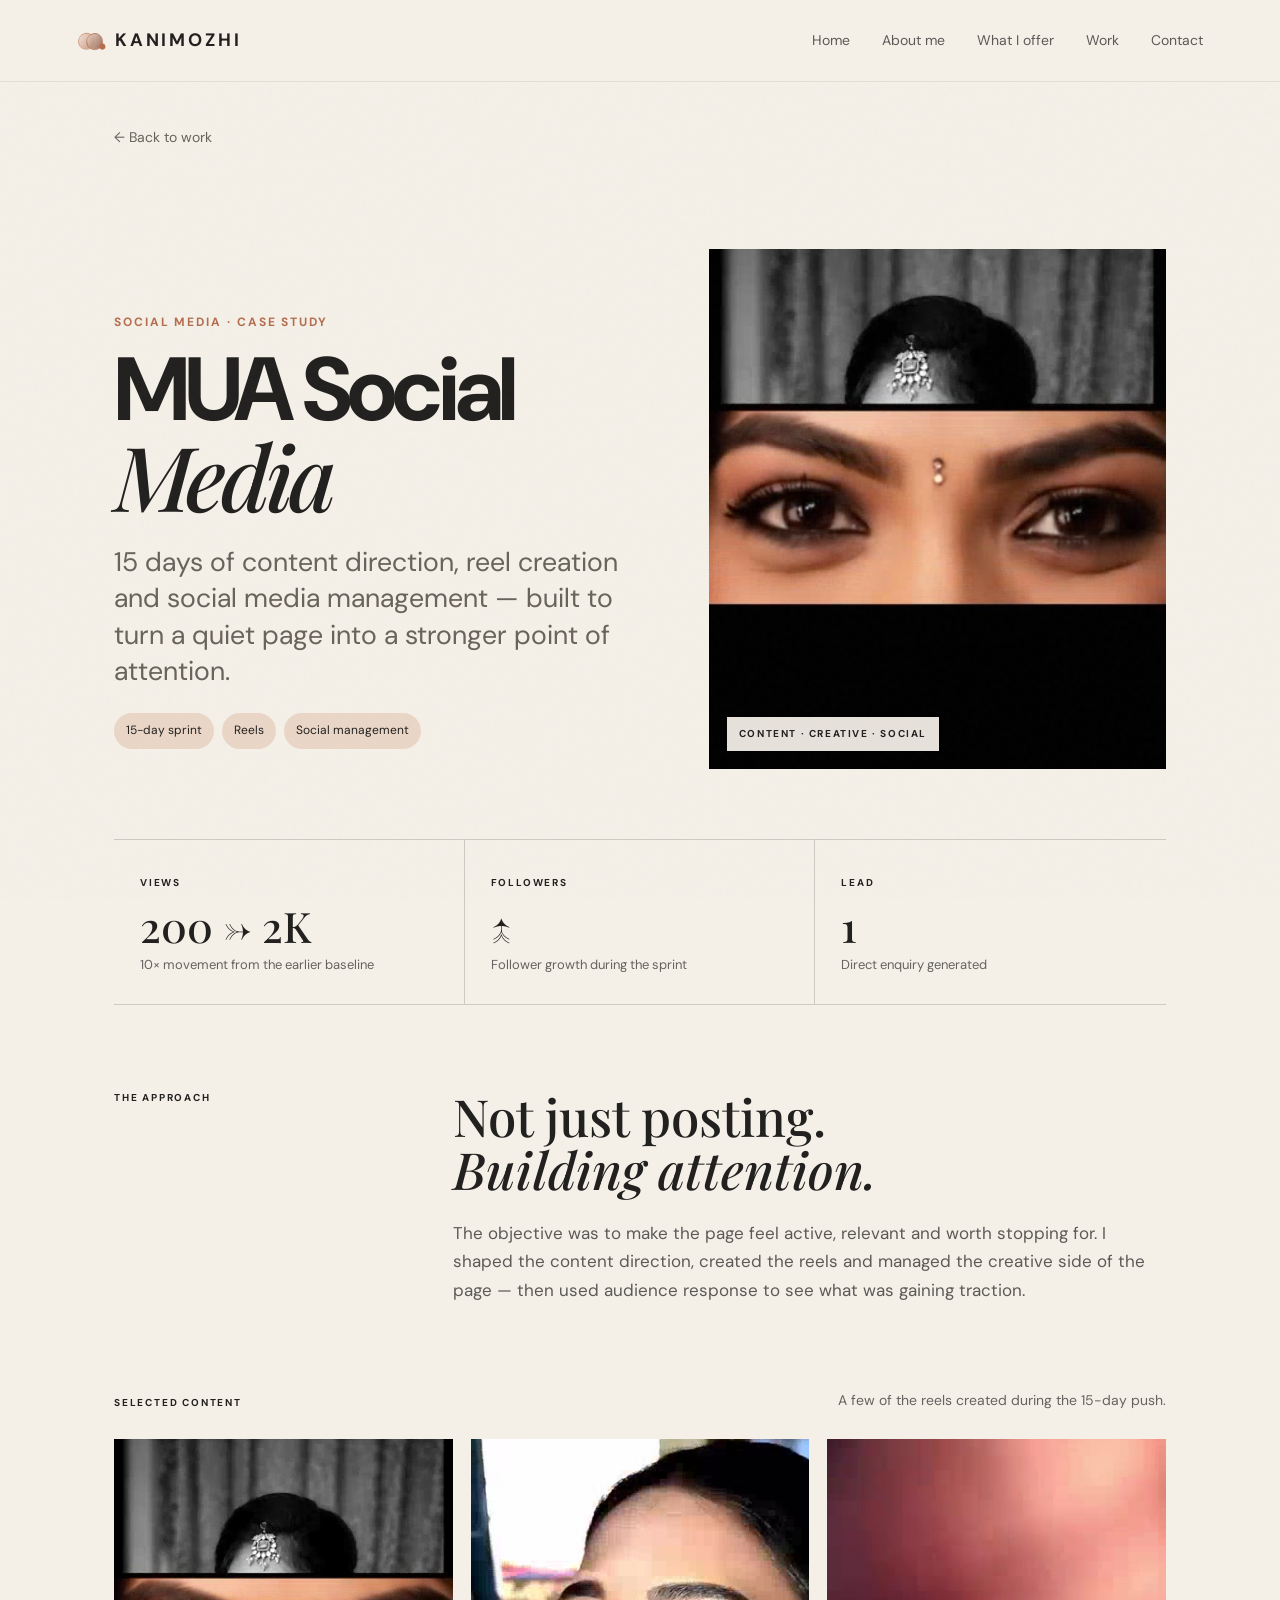
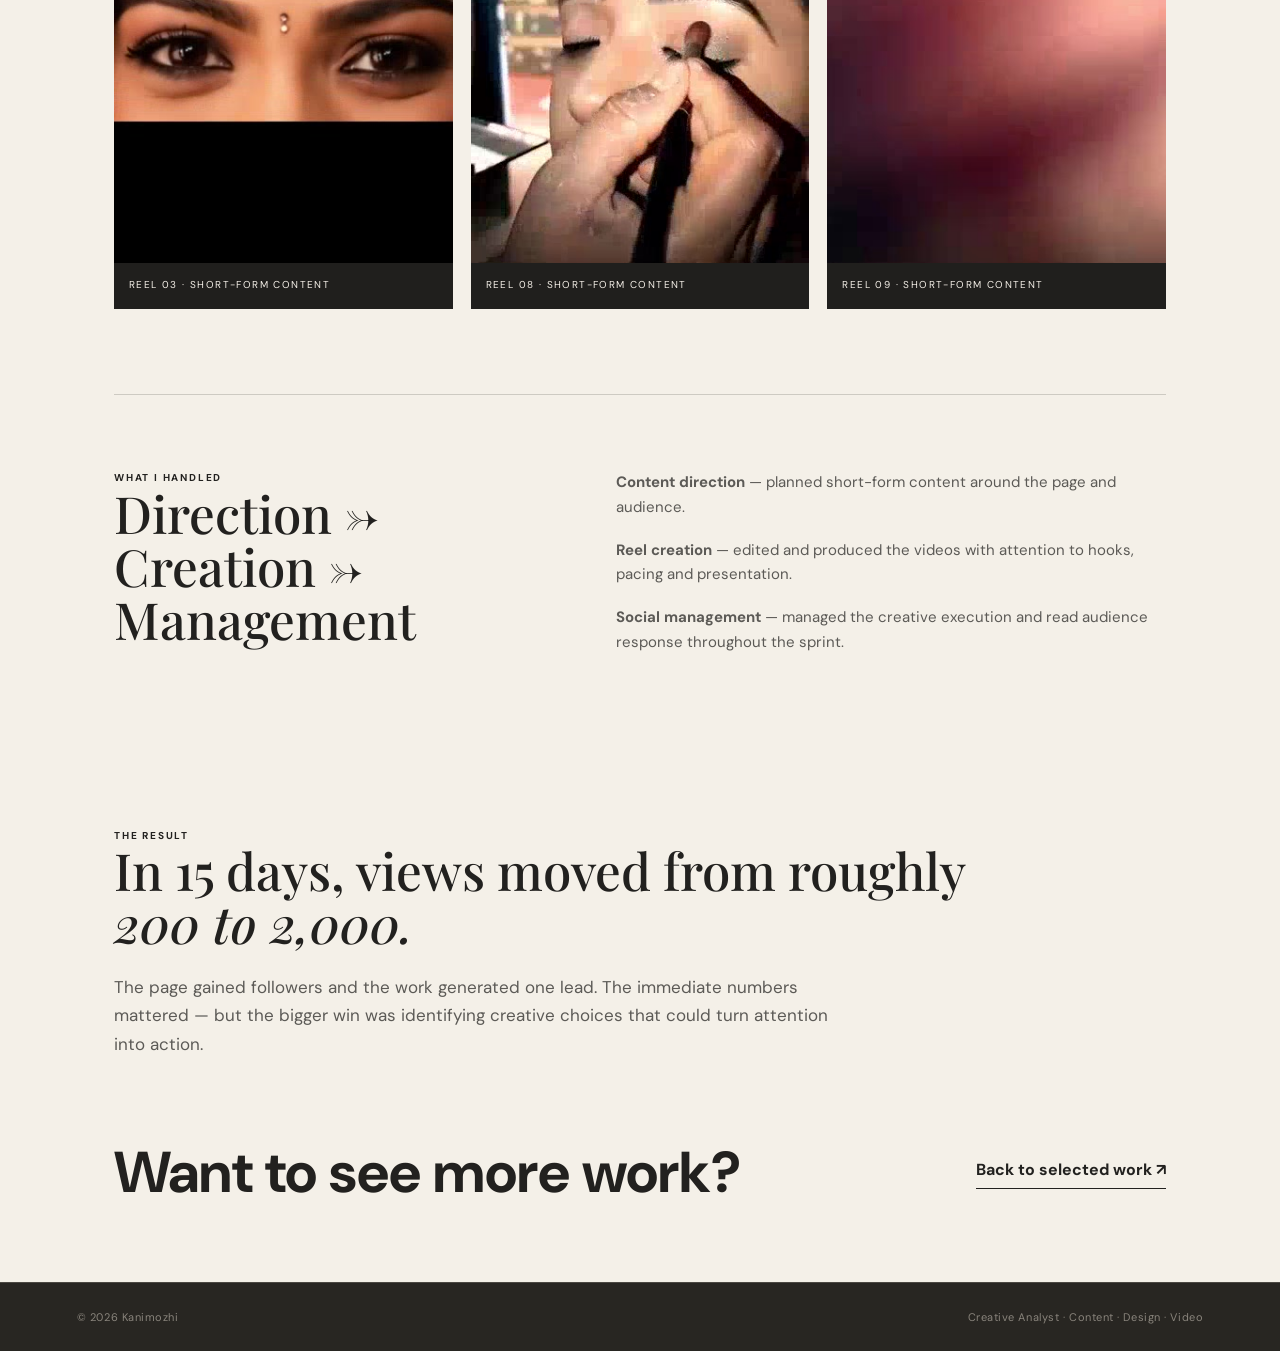
<file: mua-case-study.html>
<!doctype html>
<html lang="en">
<head>
  <meta charset="utf-8">
  <meta name="viewport" content="width=device-width, initial-scale=1">
  <meta name="description" content="MUA social media case study — 15 days of content management, reel creation and audience growth by Kanimozhi.">
  <title>MUA Social Media — Kanimozhi</title>
  <link rel="preconnect" href="https://fonts.googleapis.com">
  <link rel="preconnect" href="https://fonts.gstatic.com" crossorigin>
  <link href="https://fonts.googleapis.com/css2?family=DM+Sans:wght@400;500;600;700&family=Playfair+Display:ital,wght@0,500;0,600;1,500;1,600&display=swap" rel="stylesheet">
  <link rel="stylesheet" href="./style.css">
</head>
<body class="case-page mua-page">
  <div class="grain" aria-hidden="true"></div>
  <header class="site-header">
    <a class="logo" href="./index.html#home" aria-label="Kanimozhi home"><span class="logo-mark" aria-hidden="true"><i></i><i></i></span><span class="logo-word">KANIMOZHI</span></a>
    <nav class="desktop-nav" aria-label="Main navigation">
      <a href="./index.html#home">Home</a><a href="./index.html#about">About me</a><a href="./index.html#offer">What I offer</a><a href="./index.html#work">Work</a><a href="./index.html#contact">Contact</a>
    </nav>
    <button class="mobile-toggle" type="button" onclick="document.getElementById('mobileNav').classList.toggle('open')">Menu <span>+</span></button>
  </header>
  <div class="mobile-nav" id="mobileNav"><a href="./index.html#home">Home</a><a href="./index.html#about">About me</a><a href="./index.html#offer">What I offer</a><a href="./index.html#work">Work</a><a href="./index.html#contact">Contact</a></div>

  <main class="mua-case-onepage">
    <a class="case-back" href="./index.html#work">← Back to work</a>

    <section class="mua-hero">
      <div class="mua-hero-copy">
        <div class="case-kicker">SOCIAL MEDIA · CASE STUDY</div>
        <h1 class="case-title">MUA Social<br><em>Media</em></h1>
        <p class="case-deck">15 days of content direction, reel creation and social media management — built to turn a quiet page into a stronger point of attention.</p>
        <div class="case-tags"><span class="case-tag">15-day sprint</span><span class="case-tag">Reels</span><span class="case-tag">Social management</span></div>
      </div>
      <div class="mua-hero-visual">
        <img src="./assets/images/mua/reel-03.jpg" alt="MUA social media reel creative">
        <div class="mua-visual-note">CONTENT · CREATIVE · SOCIAL</div>
      </div>
    </section>

    <section class="mua-results">
      <div><span>VIEWS</span><strong>200 → 2K</strong><small>10× movement from the earlier baseline</small></div>
      <div><span>FOLLOWERS</span><strong>↑</strong><small>Follower growth during the sprint</small></div>
      <div><span>LEAD</span><strong>1</strong><small>Direct enquiry generated</small></div>
    </section>

    <section class="mua-story">
      <div class="mua-label">THE APPROACH</div>
      <div>
        <h2>Not just posting.<br><em>Building attention.</em></h2>
        <p>The objective was to make the page feel active, relevant and worth stopping for. I shaped the content direction, created the reels and managed the creative side of the page — then used audience response to see what was gaining traction.</p>
      </div>
    </section>

    <section class="mua-gallery">
      <div class="mua-gallery-head"><div class="mua-label">SELECTED CONTENT</div><p>A few of the reels created during the 15-day push.</p></div>
      <div class="mua-images">
        <figure><img src="./assets/images/mua/reel-03.jpg" alt="MUA reel 03"><figcaption>REEL 03 · SHORT-FORM CONTENT</figcaption></figure>
        <figure><img src="./assets/images/mua/reel-08.jpg" alt="MUA reel 08"><figcaption>REEL 08 · SHORT-FORM CONTENT</figcaption></figure>
        <figure><img src="./assets/images/mua/reel-09.jpg" alt="MUA reel 09"><figcaption>REEL 09 · SHORT-FORM CONTENT</figcaption></figure>
      </div>
    </section>

    <section class="mua-bottom">
      <div><div class="mua-label">WHAT I HANDLED</div><h2>Direction → Creation → Management</h2></div>
      <div class="mua-list"><p><b>Content direction</b> — planned short-form content around the page and audience.</p><p><b>Reel creation</b> — edited and produced the videos with attention to hooks, pacing and presentation.</p><p><b>Social management</b> — managed the creative execution and read audience response throughout the sprint.</p></div>
    </section>

    <section class="mua-result-line">
      <div class="mua-label">THE RESULT</div>
      <h2>In 15 days, views moved from roughly <em>200 to 2,000.</em></h2>
      <p>The page gained followers and the work generated one lead. The immediate numbers mattered — but the bigger win was identifying creative choices that could turn attention into action.</p>
    </section>

    <div class="case-close"><h2>Want to see more work?</h2><a href="./index.html#work">Back to selected work ↗</a></div>
  </main>
  <footer><span>© 2026 Kanimozhi</span><span>Creative Analyst · Content · Design · Video</span></footer>
</body>
</html>
</file>
<file: style.css>
:root{--bg:#f4f0e8;--paper:#fbf9f5;--ink:#22211f;--muted:#68635b;--line:#d9d2c7;--accent:#b56d4d;--accent-soft:#ead6c7;--sage:#d8ddd2;--dark:#282622;--serif:'Playfair Display',Georgia,serif;--sans:'DM Sans',Arial,sans-serif;--radius:20px;--shadow:0 18px 55px rgba(48,39,30,.08)}
*{box-sizing:border-box}html{scroll-behavior:smooth}body{margin:0;background:var(--bg);color:var(--ink);font-family:var(--sans);font-size:16px;line-height:1.65}.grain{position:fixed;inset:0;pointer-events:none;opacity:.035;z-index:20;background-image:url("data:image/svg+xml,%3Csvg viewBox='0 0 180 180' xmlns='http://www.w3.org/2000/svg'%3E%3Cfilter id='n'%3E%3CfeTurbulence type='fractalNoise' baseFrequency='.85' numOctaves='4' stitchTiles='stitch'/%3E%3C/filter%3E%3Crect width='100%25' height='100%25' filter='url(%23n)' opacity='.5'/%3E%3C/svg%3E")}
a{color:inherit;text-decoration:none}button{font:inherit;color:inherit}.section-pad{padding:110px clamp(24px,6vw,96px);max-width:1500px;margin:auto}.site-header{height:82px;padding:0 clamp(24px,6vw,96px);display:flex;align-items:center;justify-content:space-between;position:sticky;top:0;z-index:30;background:rgba(244,240,232,.9);backdrop-filter:blur(16px);border-bottom:1px solid rgba(120,108,92,.14)}.logo{display:inline-flex;align-items:center;gap:11px;font-size:18px;font-weight:700;letter-spacing:.16em}.logo-word{display:inline-block}.logo-mark{position:relative;display:inline-block;width:27px;height:22px;transform:rotate(-12deg)}.logo-mark i{position:absolute;width:17px;height:17px;border-radius:50%;top:2px;border:1px solid rgba(181,109,77,.5);background:linear-gradient(135deg,#f1ded1,#b56d4d)}.logo-mark i:first-child{left:1px;opacity:.72}.logo-mark i:last-child{left:9px;top:4px;background:linear-gradient(135deg,#ead6c7,#8f5742);opacity:.88}.logo-mark:after{content:"";position:absolute;width:6px;height:6px;border-radius:50%;right:0;bottom:0;background:var(--accent)}.desktop-nav{display:flex;align-items:center;gap:32px;font-size:14px}.desktop-nav>a,.nav-work-btn{position:relative;opacity:.72;transition:.25s}.desktop-nav>a:hover,.nav-work-btn:hover{opacity:1}.nav-work{position:relative}.nav-work-btn{background:none;border:0;cursor:pointer;padding:8px 0}.nav-work-btn span{font-size:13px;margin-left:4px}.nav-work-menu{position:absolute;top:42px;right:-18px;width:200px;background:var(--paper);border:1px solid var(--line);box-shadow:var(--shadow);padding:10px;border-radius:14px;opacity:0;visibility:hidden;transform:translateY(8px);transition:.22s}.nav-work:hover .nav-work-menu,.nav-work.open .nav-work-menu{opacity:1;visibility:visible;transform:none}.nav-work-menu a{display:block;padding:10px 12px;border-radius:9px;font-size:13px}.nav-work-menu a:hover{background:var(--accent-soft)}.mobile-toggle,.mobile-nav{display:none}
.hero{padding-top:95px;padding-bottom:42px;min-height:calc(100vh - 82px);display:flex;flex-direction:column;justify-content:center}.hero-eyebrow,.section-label,.small-label,.section-kicker{font-size:13px;font-weight:700;letter-spacing:.16em;color:var(--muted)}.hero-eyebrow span{color:var(--accent);padding:0 6px}.hero-grid{display:grid;grid-template-columns:minmax(0,1.3fr) minmax(300px,.7fr);gap:7vw;align-items:end;margin-top:48px}.hero h1{font-size:clamp(58px,8.2vw,132px);line-height:.94;letter-spacing:-.055em;font-weight:600;margin:0}.hero h1 em,.section-intro em,.process-head em,.about h2 em,.work-head em,.contact h2 em{font-family:var(--serif);font-weight:500}.hero-side{max-width:430px;padding-bottom:8px}.hero-lead{font-size:25px;line-height:1.28;margin:0 0 20px}.hero-side>p:not(.hero-lead){font-size:18px;color:var(--muted);margin:0 0 28px}.text-link{display:inline-flex;gap:12px;align-items:center;border-bottom:1px solid var(--ink);padding-bottom:5px;font-weight:600}.text-link span{color:var(--accent);font-size:20px}.hero-bottom{display:flex;justify-content:space-between;margin-top:75px;padding-top:18px;border-top:1px solid var(--line);font-size:12px;color:var(--muted)}.scroll-cue{color:var(--ink)}
.section-label{display:flex;justify-content:space-between;border-top:1px solid var(--line);padding-top:14px}.section-label span:first-child{color:var(--accent)}.intro-band{background:var(--dark);color:#f6f1e9;max-width:none}.intro-band .section-label{border-color:#4b4842}.intro-band .section-label span:last-child{color:#bcb7ae}.intro-copy{max-width:1050px;margin:70px auto 10px}.big-statement{font-size:clamp(34px,4.3vw,68px);line-height:1.08;letter-spacing:-.035em;margin:0}.big-statement em{font-family:var(--serif);font-weight:500;color:#e5c7b5}.support-copy{max-width:580px;margin:38px 0 0 auto;color:#bbb5ab;font-size:18px}
.about-grid,.contact-grid{display:grid;grid-template-columns:1fr 1fr;gap:9vw;margin-top:72px}.about h2,.section-intro h2,.process-head h2,.work-head h2,.contact h2{font-size:clamp(42px,5.2vw,78px);line-height:1.02;letter-spacing:-.045em;margin:14px 0}.about-copy{max-width:570px;font-size:19px;color:var(--muted)}.about-copy p{margin:0 0 24px}.about-note{margin-top:48px;padding:20px 0;border-top:1px solid var(--line);display:flex;justify-content:space-between;gap:25px;font-size:12px}.about-note span{letter-spacing:.14em;font-weight:700;color:var(--accent)}.about-note strong{font-size:15px;color:var(--ink)}
.offer{background:var(--paper);max-width:none}.section-intro{display:grid;grid-template-columns:1.1fr .7fr;gap:8vw;align-items:end;margin:70px 0 55px}.section-intro p{font-size:19px;color:var(--muted);max-width:470px;margin:0 0 7px}.offer-grid{display:grid;grid-template-columns:repeat(3,1fr);border-top:1px solid var(--line);border-left:1px solid var(--line)}.offer-card{padding:34px;border-right:1px solid var(--line);border-bottom:1px solid var(--line);min-height:220px;transition:.3s}.offer-card:hover{background:var(--accent-soft);transform:translateY(-3px)}.offer-card span{font-size:12px;color:var(--accent);font-weight:700}.offer-card h3{font-size:24px;margin:28px 0 10px}.offer-card p{color:var(--muted);margin:0;max-width:330px;font-size:16px;line-height:1.6}
.process-head{display:grid;grid-template-columns:1.2fr .8fr;gap:8vw;align-items:end;margin:70px 0 60px}.process-head p{max-width:420px;color:var(--muted);font-size:19px}.process-list{display:grid;grid-template-columns:repeat(6,1fr);border-top:1px solid var(--line)}.process-list>div{padding:22px 14px 0 0;border-right:1px solid var(--line);margin-right:18px}.process-list>div:last-child{border-right:0}.process-list span{color:var(--accent);font-size:12px;font-weight:700}.process-list strong{display:block;font-size:18px;margin-top:22px}.process-list p{font-size:14px;color:var(--muted);margin:4px 0}
.work{background:#ebe5da;max-width:none}.work-head{display:grid;grid-template-columns:1fr .55fr;gap:8vw;align-items:end;margin:70px 0 50px}.work-head p{font-size:19px;color:var(--muted);max-width:440px;margin-bottom:10px}.selected-grid{display:grid;grid-template-columns:repeat(12,1fr);gap:28px}.project-card{cursor:pointer;grid-column:span 6}.project-card.large{grid-column:span 6}.project-card:nth-child(3){grid-column:span 5}.project-card:nth-child(4){grid-column:span 7}.project-card:nth-child(5){grid-column:span 5}.project-card:nth-child(6){grid-column:span 7}.media-wrap{position:relative;background:#d7d0c5;overflow:hidden;border-radius:var(--radius);aspect-ratio:1.18/1}.project-card.large .media-wrap{aspect-ratio:1.25/1}.media-wrap img,.media-wrap video{width:100%;height:100%;object-fit:cover;display:block;transition:transform .65s cubic-bezier(.2,.75,.2,1),filter .45s}.project-card:hover .media-wrap img,.project-card:hover .media-wrap video{transform:scale(1.045);filter:saturate(1.08) contrast(1.03)}.media-wrap:after{content:"";position:absolute;inset:0;background:linear-gradient(115deg,transparent 20%,rgba(255,255,255,.28) 48%,transparent 72%);transform:translateX(-130%);transition:transform .8s ease;pointer-events:none}.project-card:hover .media-wrap:after{transform:translateX(130%)}.media-badge{position:absolute;right:15px;top:15px;background:rgba(244,240,232,.9);padding:7px 10px;border-radius:999px;font-size:10px;letter-spacing:.1em;font-weight:700}.project-meta{display:flex;justify-content:space-between;margin-top:17px;color:var(--muted);font-size:10px;letter-spacing:.13em;font-weight:700}.project-meta span:last-child{color:var(--accent)}.project-card h3{font-size:27px;margin:7px 0 0;letter-spacing:-.03em}.project-card>p{margin:0;color:var(--muted);font-size:15px;line-height:1.55}.direction-feature{margin:95px 0 80px;padding:42px 0;border-top:1px solid #c9c0b3;border-bottom:1px solid #c9c0b3;display:flex;justify-content:space-between;align-items:end;gap:50px;cursor:pointer;transition:.25s}.direction-feature:hover{padding-left:15px;padding-right:15px;background:rgba(255,255,255,.22)}.direction-feature h3{font-size:clamp(34px,4vw,58px);margin:10px 0 5px;letter-spacing:-.04em}.direction-feature p{max-width:700px;color:var(--muted);margin:0;font-size:17px;line-height:1.6}.feature-arrow{white-space:nowrap;font-weight:700}.archive-head{display:flex;justify-content:space-between;align-items:end;margin-bottom:30px}.archive-head h3{font-size:30px;margin:7px 0 0}.archive-head>#count{font-size:12px;color:var(--muted)}.filters{display:flex;gap:8px;flex-wrap:wrap;margin-bottom:26px}.filter{border:1px solid #c9c0b3;background:transparent;border-radius:999px;padding:9px 15px;font-size:12px;cursor:pointer;transition:.22s}.filter:hover,.filter.active{background:var(--ink);color:var(--bg);border-color:var(--ink)}.archive-grid{display:grid;grid-template-columns:repeat(4,1fr);gap:18px}.archive-item{background:var(--paper);padding:12px;border-radius:15px;cursor:pointer;transition:.3s;box-shadow:0 0 0 1px rgba(0,0,0,.03)}.archive-item:hover{transform:translateY(-5px);box-shadow:var(--shadow)}.archive-thumb{aspect-ratio:1/1;overflow:hidden;border-radius:10px;background:#ddd5ca}.archive-thumb img,.archive-thumb video{width:100%;height:100%;object-fit:cover;display:block;transition:.45s}.archive-item:hover .archive-thumb img,.archive-item:hover .archive-thumb video{transform:scale(1.04)}.archive-item h4{margin:13px 3px 2px;font-size:14px}.archive-item p{margin:0 3px 4px;color:var(--muted);font-size:12px;line-height:1.45}
.contact{background:var(--dark);color:#f5f0e8;max-width:none}.contact .section-label{border-color:#4b4842}.contact .section-label span:last-child{color:#bcb7ae}.contact-grid{margin-top:80px}.contact-copy{max-width:560px;padding-top:10px}.contact-copy>p{font-size:19px;color:#bbb5ab}.contact-email{display:inline-flex;align-items:center;gap:15px;font-size:clamp(22px,3vw,38px);margin-top:30px;border-bottom:1px solid #79736a;padding-bottom:7px}.contact-email span{color:#e2bda7}.contact-note{font-size:12px!important;color:#827d75!important;margin-top:16px}.contact h2{margin-top:15px}
footer{padding:25px clamp(24px,6vw,96px);display:flex;justify-content:space-between;background:var(--dark);color:#89847c;font-size:11px;letter-spacing:.05em;border-top:1px solid #4b4842}
.modal{position:fixed;inset:0;z-index:100;display:none;align-items:center;justify-content:center;padding:20px}.modal.show{display:flex}.modal-backdrop{position:absolute;inset:0;background:rgba(20,19,17,.68);backdrop-filter:blur(8px)}.modal-panel{position:relative;background:var(--paper);color:var(--ink);width:min(1050px,100%);max-height:92vh;overflow:auto;border-radius:22px;padding:clamp(24px,4vw,55px);box-shadow:0 30px 100px rgba(0,0,0,.25);animation:modalIn .35s ease}.close{position:absolute;right:18px;top:14px;border:0;background:none;font-size:32px;cursor:pointer;color:var(--muted)}.modal-panel .meta{font-size:11px;letter-spacing:.14em;color:var(--accent);font-weight:700}.modal-panel h2{font-size:clamp(38px,5vw,65px);line-height:1;margin:10px 0}.modal-copy{color:var(--muted);max-width:720px;font-size:17px;line-height:1.65}.modal-grid{display:grid;grid-template-columns:repeat(2,1fr);gap:15px;margin-top:30px}.modal-grid img,.modal-grid video{width:100%;max-height:650px;object-fit:contain;background:#e5dfd5;border-radius:12px}.modal-grid video{aspect-ratio:9/16}.modal-section{margin-top:35px;padding-top:25px;border-top:1px solid var(--line)}.modal-section h3{font-size:14px;letter-spacing:.12em;text-transform:uppercase}.tagrow{display:flex;gap:8px;flex-wrap:wrap}.tag{background:var(--accent-soft);padding:7px 10px;border-radius:999px;font-size:12px}.timeline{display:grid;grid-template-columns:repeat(5,1fr);gap:10px;margin-top:20px}.timeline div{background:#efe9df;padding:14px;border-radius:10px}.timeline b,.timeline span{display:block}.timeline span{font-size:13px;color:var(--muted);margin-top:4px}@keyframes modalIn{from{opacity:0;transform:translateY(15px) scale(.985)}to{opacity:1;transform:none}}
.reveal{opacity:0;transform:translateY(20px);transition:opacity .7s ease,transform .7s ease}.reveal.is-visible{opacity:1;transform:none}.delay-1{transition-delay:.08s}.delay-2{transition-delay:.16s}.delay-3{transition-delay:.24s}
@media(max-width:900px){.desktop-nav{display:none}.mobile-toggle{display:block;border:0;background:none;font-size:13px;letter-spacing:.08em;text-transform:uppercase}.mobile-nav{position:fixed;top:82px;left:0;right:0;z-index:29;background:var(--paper);padding:15px 24px 24px;display:none;border-bottom:1px solid var(--line)}.mobile-nav.open{display:grid}.mobile-nav a{padding:13px 0;border-bottom:1px solid var(--line);font-size:17px}.hero-grid,.about-grid,.section-intro,.process-head,.work-head,.contact-grid{grid-template-columns:1fr;gap:35px}.hero{min-height:auto;padding-top:80px}.hero h1{font-size:clamp(53px,13vw,95px)}.hero-side{max-width:620px}.hero-bottom{margin-top:55px;gap:15px;flex-wrap:wrap}.offer-grid{grid-template-columns:repeat(2,1fr)}.process-list{grid-template-columns:repeat(3,1fr);gap:0}.process-list>div{margin-bottom:25px}.archive-grid{grid-template-columns:repeat(2,1fr)}.selected-grid{grid-template-columns:1fr}.project-card,.project-card.large,.project-card:nth-child(3),.project-card:nth-child(4),.project-card:nth-child(5),.project-card:nth-child(6){grid-column:auto}.direction-feature{align-items:start;flex-direction:column;gap:25px}}
@media(max-width:560px){.section-pad{padding:78px 20px}.site-header{padding:0 20px}.hero{padding-top:60px}.hero-eyebrow{font-size:10px}.hero-side>p:not(.hero-lead){font-size:16px}.hero-lead{font-size:22px}.big-statement{font-size:35px}.offer-grid{grid-template-columns:1fr}.offer-card{min-height:auto;padding:27px}.process-list{grid-template-columns:1fr 1fr}.archive-grid{grid-template-columns:1fr 1fr;gap:10px}.archive-item{padding:8px}.archive-item h4{font-size:12px}.archive-item p{font-size:11px}.project-card h3{font-size:23px}.modal-grid{grid-template-columns:1fr}.timeline{grid-template-columns:1fr 1fr}.hero-bottom span:nth-child(2){display:none}footer{flex-direction:column;gap:8px}}
@media(prefers-reduced-motion:reduce){*,*::before,*::after{scroll-behavior:auto!important;animation:none!important;transition:none!important}.reveal{opacity:1;transform:none}}

/* Contact details */
.contact-phone { display:flex; align-items:center; gap:15px; margin-top:.75rem; font-size:clamp(1rem,1.5vw,1.25rem); color:#f5f0e8; text-decoration:none; border-bottom:1px solid #79736a; padding-bottom:7px; width:max-content; max-width:100%; }
.contact-phone span { color:#e2bda7; }

/* Separate case-study page */
.case-page{background:var(--bg);min-height:100vh}.case-main{max-width:1500px;margin:auto;padding:45px clamp(24px,6vw,96px) 110px}.case-back{display:inline-flex;gap:8px;align-items:center;font-size:14px;color:var(--muted);margin-bottom:55px}.case-top{display:grid;grid-template-columns:1.15fr .85fr;gap:7vw;align-items:end;padding-bottom:55px;border-bottom:1px solid var(--line)}.case-kicker{font-size:12px;letter-spacing:.16em;font-weight:700;color:var(--accent)}.case-title{font-size:clamp(52px,7vw,104px);line-height:.95;letter-spacing:-.055em;margin:14px 0 20px}.case-title em{font-family:var(--serif);font-weight:500}.case-deck{font-size:clamp(20px,2.1vw,29px);line-height:1.35;max-width:720px;margin:0;color:var(--muted)}.case-intro{font-size:18px;color:var(--muted);max-width:560px;line-height:1.7}.case-tags{display:flex;flex-wrap:wrap;gap:8px;margin-top:24px}.case-tag{background:var(--accent-soft);padding:8px 12px;border-radius:999px;font-size:12px}.case-metrics{display:grid;grid-template-columns:repeat(3,1fr);border-bottom:1px solid var(--line);margin-top:0}.metric{padding:34px 30px 38px 0;border-right:1px solid var(--line);margin-right:30px}.metric:last-child{border-right:0;margin-right:0}.metric-value{font-size:clamp(32px,4vw,58px);font-weight:600;letter-spacing:-.045em;line-height:1}.metric-value span{color:var(--accent)}.metric-label{font-weight:600;margin-top:12px}.metric-note{font-size:14px;color:var(--muted);margin-top:3px}.case-section{padding:75px 0;border-bottom:1px solid var(--line)}.case-section-head{display:grid;grid-template-columns:.45fr 1fr;gap:7vw}.case-section-label{font-size:12px;letter-spacing:.16em;font-weight:700;color:var(--accent)}.case-section h2{font-size:clamp(32px,4vw,56px);line-height:1.02;letter-spacing:-.04em;margin:0 0 20px}.case-section p{font-size:18px;color:var(--muted);line-height:1.7;max-width:760px}.case-columns{display:grid;grid-template-columns:repeat(3,1fr);gap:28px;margin-top:45px}.case-column{padding-top:20px;border-top:1px solid var(--line)}.case-column h3{font-size:20px;margin:0 0 10px}.case-column p{font-size:16px;margin:0}.case-reels{display:grid;grid-template-columns:repeat(3,1fr);gap:22px;margin-top:40px}.case-reel{background:var(--paper);padding:10px;border-radius:16px}.case-reel video{width:100%;aspect-ratio:9/16;display:block;object-fit:cover;border-radius:10px;background:#ddd5ca}.case-reel figcaption{padding:14px 4px 8px;font-size:13px;color:var(--muted)}.case-close{padding-top:65px;display:flex;justify-content:space-between;gap:20px;align-items:center}.case-close h2{font-size:clamp(34px,4.5vw,62px);line-height:1;margin:0}.case-close a{font-weight:700;border-bottom:1px solid var(--ink);padding-bottom:5px}
@media(max-width:900px){.case-top,.case-section-head{grid-template-columns:1fr;gap:35px}.case-metrics{grid-template-columns:1fr}.metric{border-right:0;border-bottom:1px solid var(--line);margin:0;padding-right:0}.case-columns,.case-reels{grid-template-columns:1fr 1fr}}
@media(max-width:560px){.case-main{padding-top:30px}.case-reels,.case-columns{grid-template-columns:1fr}.case-title{font-size:54px}.metric-value{font-size:42px}.case-section{padding:55px 0}}

/* MUA one-page visual case study */
.mua-case-onepage{max-width:1180px;margin:0 auto;padding:42px 5vw 80px}
.mua-hero{display:grid;grid-template-columns:1.05fr .95fr;gap:7vw;align-items:end;padding:45px 0 70px}
.mua-hero-copy{padding-bottom:20px}
.mua-hero-visual{position:relative;min-height:520px;background:#201f1d;overflow:hidden}
.mua-hero-visual img{width:100%;height:520px;object-fit:cover;display:block;filter:saturate(.88)}
.mua-visual-note{position:absolute;left:18px;bottom:18px;padding:9px 12px;background:rgba(245,240,232,.94);font-size:10px;letter-spacing:.16em;font-weight:700}
.mua-results{display:grid;grid-template-columns:repeat(3,1fr);border-top:1px solid rgba(30,29,27,.18);border-bottom:1px solid rgba(30,29,27,.18)}
.mua-results>div{padding:28px 26px 30px;border-right:1px solid rgba(30,29,27,.18)}
.mua-results>div:last-child{border-right:0}
.mua-results span,.mua-label{font-size:10px;letter-spacing:.18em;font-weight:700}
.mua-results strong{display:block;font-family:'Playfair Display',serif;font-size:42px;font-weight:500;line-height:1.05;margin:10px 0 6px}
.mua-results small{display:block;font-size:13px;line-height:1.5;opacity:.68}
.mua-story{display:grid;grid-template-columns:.35fr 1fr;gap:7vw;padding:85px 0}
.mua-story h2,.mua-bottom h2,.mua-result-line h2{font-family:'Playfair Display',serif;font-weight:500;font-size:clamp(34px,4vw,58px);line-height:1.04;margin:0 0 22px}
.mua-story h2 em,.mua-result-line h2 em{font-style:italic}
.mua-story p,.mua-result-line p{max-width:720px;font-size:17px;line-height:1.7;opacity:.72;margin:0}
.mua-gallery{padding:0 0 85px}
.mua-gallery-head{display:flex;justify-content:space-between;align-items:end;margin-bottom:28px;gap:30px}
.mua-gallery-head p{margin:0;max-width:360px;font-size:14px;opacity:.68;line-height:1.5}
.mua-images{display:grid;grid-template-columns:repeat(3,1fr);gap:18px}
.mua-images figure{margin:0;background:#201f1d;overflow:hidden}
.mua-images img{width:100%;aspect-ratio:4/5;object-fit:cover;display:block;transition:transform .5s ease}
.mua-images figure:hover img{transform:scale(1.025)}
.mua-images figcaption{color:#f5f0e8;font-size:10px;letter-spacing:.14em;padding:14px 15px 16px}
.mua-bottom{display:grid;grid-template-columns:.75fr 1fr;gap:7vw;padding:75px 0;border-top:1px solid rgba(30,29,27,.18)}
.mua-list p{margin:0 0 18px;font-size:15px;line-height:1.65;opacity:.72}
.mua-list b{opacity:1;color:inherit}
.mua-result-line{padding:80px 0 20px}
.mua-result-line h2{max-width:900px}
.mua-result-line p{max-width:720px}
@media (max-width:800px){
 .mua-case-onepage{padding-top:28px}
 .mua-hero{grid-template-columns:1fr;gap:30px;padding:30px 0 45px}
 .mua-hero-visual,.mua-hero-visual img{min-height:390px;height:390px}
 .mua-results{grid-template-columns:1fr}
 .mua-results>div{border-right:0;border-bottom:1px solid rgba(30,29,27,.18)}
 .mua-results>div:last-child{border-bottom:0}
 .mua-story,.mua-bottom{grid-template-columns:1fr;gap:24px;padding:55px 0}
 .mua-gallery{padding-bottom:55px}
 .mua-gallery-head{display:block}
 .mua-gallery-head p{margin-top:10px}
 .mua-images{grid-template-columns:1fr;gap:16px}
 .mua-images img{aspect-ratio:1/1.08}
 .mua-result-line{padding-top:55px}
}
</file>
